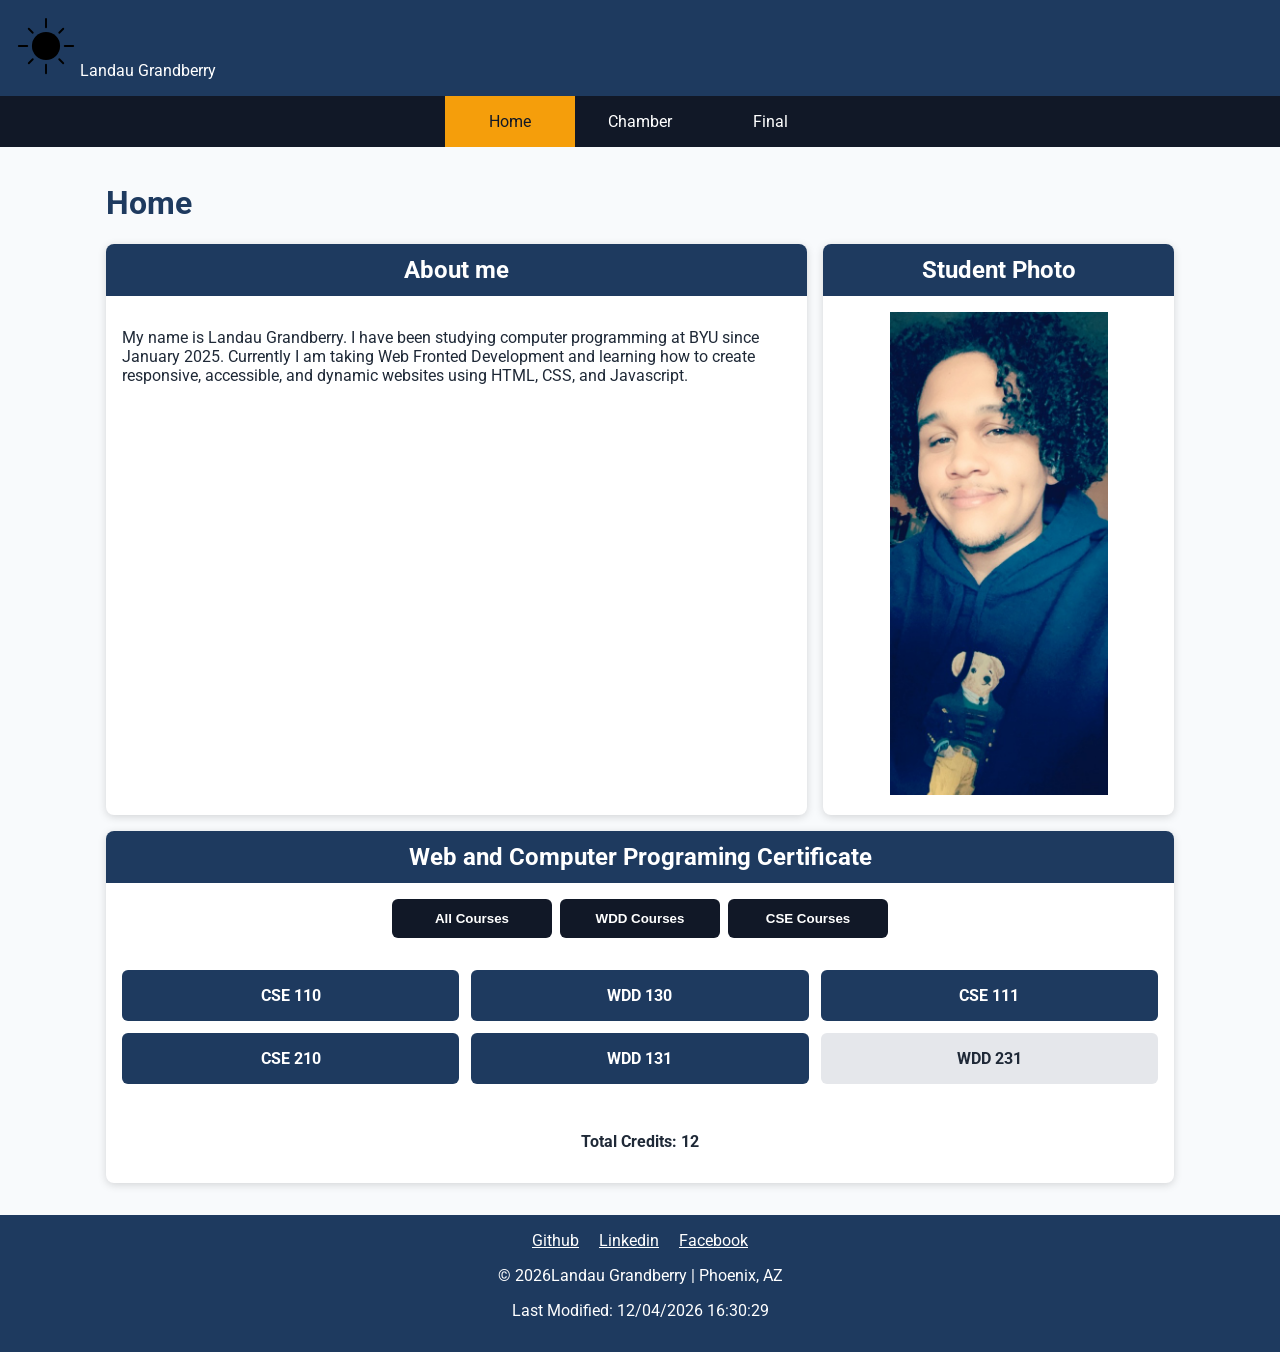
<file: index.html>
<!DOCTYPE html>
<html lang="en">
<head>
    <meta charset="UTF-8">
    <meta name="viewport" content="width=device-width, initial-scale=1.0">
    <title>WDD 231 | Home</title>

    <link rel="preconnect" href="https://fonts.googleapis.com">
    <link rel="preconnect" href="https://fonts.gstatic.com" crossorigin>
    <link href="https://fonts.googleapis.com/css2?family=Montserrat:ital,wght@0,100..900;1,100..900&family=Roboto:ital,wght@0,100..900;1,100..900&display=swap" rel="stylesheet">

    <link rel="stylesheet" href="styles/small.css">
    <link rel="stylesheet" href="styles/large.css">

    <script src="scripts/navigation.js" defer></script>
    <script src="scripts/dates.js" defer></script>
    <script src="scripts/courses.js" defer></script>
</head>

<body>
    <header>
        <div class="profile">
            <img src="images/logo.svg" alt="site logo" width="60" height="60">
            <span>Landau Grandberry</span>
        </div>
        <button id="menu" aria-label="Toggle navigation"></button>
    </header>

    <nav id="navigation">
        <a href="index.html" class="active">Home</a>
        <a href="chamber/index.html">Chamber</a>
        <a href="#">Final</a>
    </nav>

    <main>
        <h1>Home</h1>

        <div class="main-grid">
            <section class="card">
                <h2>About me</h2>
                <p>
                    My name is Landau Grandberry. I have been studying computer programming at BYU since January 2025.
                    Currently I am taking Web Fronted Development and learning how to create responsive, accessible, and dynamic websites
                    using HTML, CSS, and Javascript.
                </p>
            </section>

            <section class="card photo-card">
                <h2>Student Photo</h2>
                <img src="images/Student Photo.jpg" alt="Student placeholder image" width="250" height="250">
            </section>
        </div>

        <section class="card certificate">
            <h2>Web and Computer Programing Certificate</h2>

            <div class="filters">
                <button id="all">All Courses</button>
                <button id="wdd">WDD Courses</button>
                <button id="cse">CSE Courses</button>
            </div>

            <div id="course-list"></div>

            <p class="credits">
                Total Credits: <span id="total-credits">0</span>
            </p>
        </section>
    </main>
    
    <footer>
        <div class="social">
            <a href="https://github.com/" target="_blank">Github</a>
            <a href="https://www.linkedin.com/" target="_blank">Linkedin</a>
            <a href="https://www.facebook.com/" target="_blank">Facebook</a>
        </div>

        <p>&copy; <span id="currentyear"></span>Landau Grandberry | Phoenix, AZ</p>
        <p id="lastModified"></p>
    </footer>
</body>
</html>
</file>
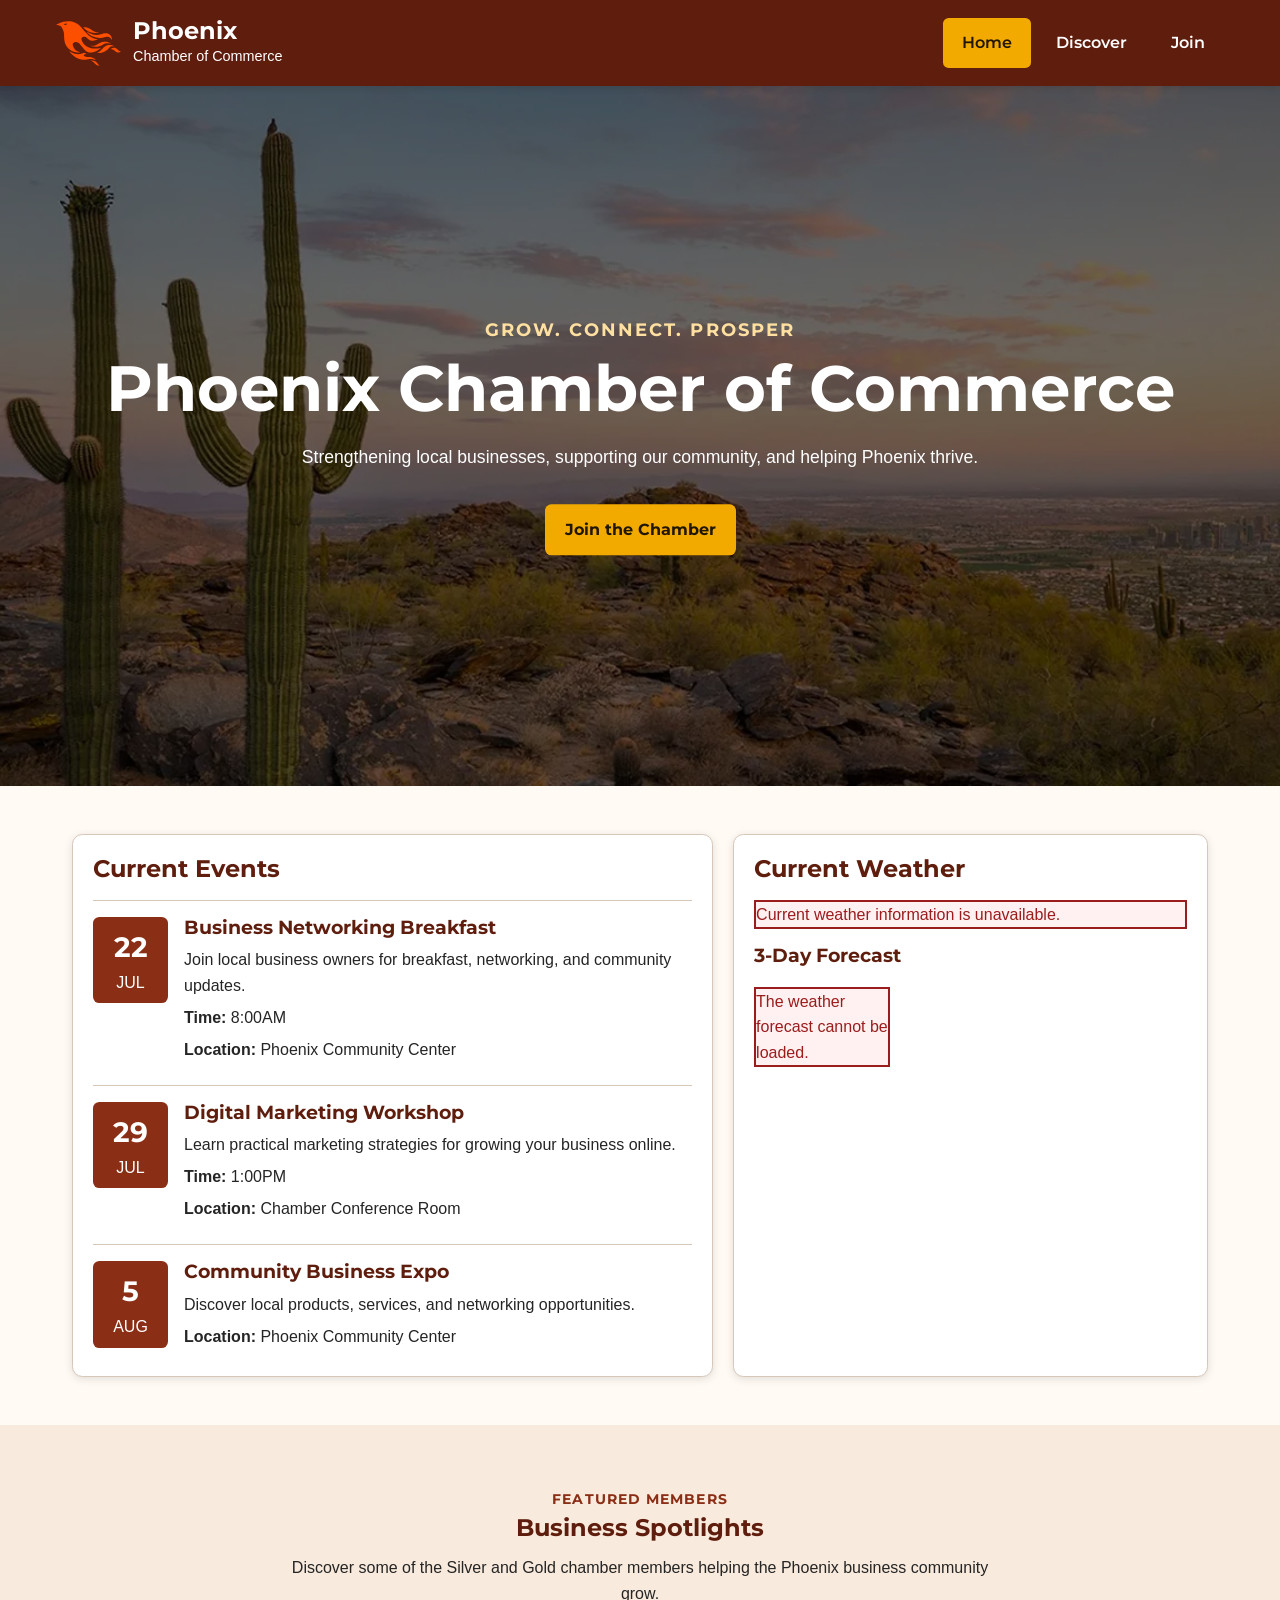
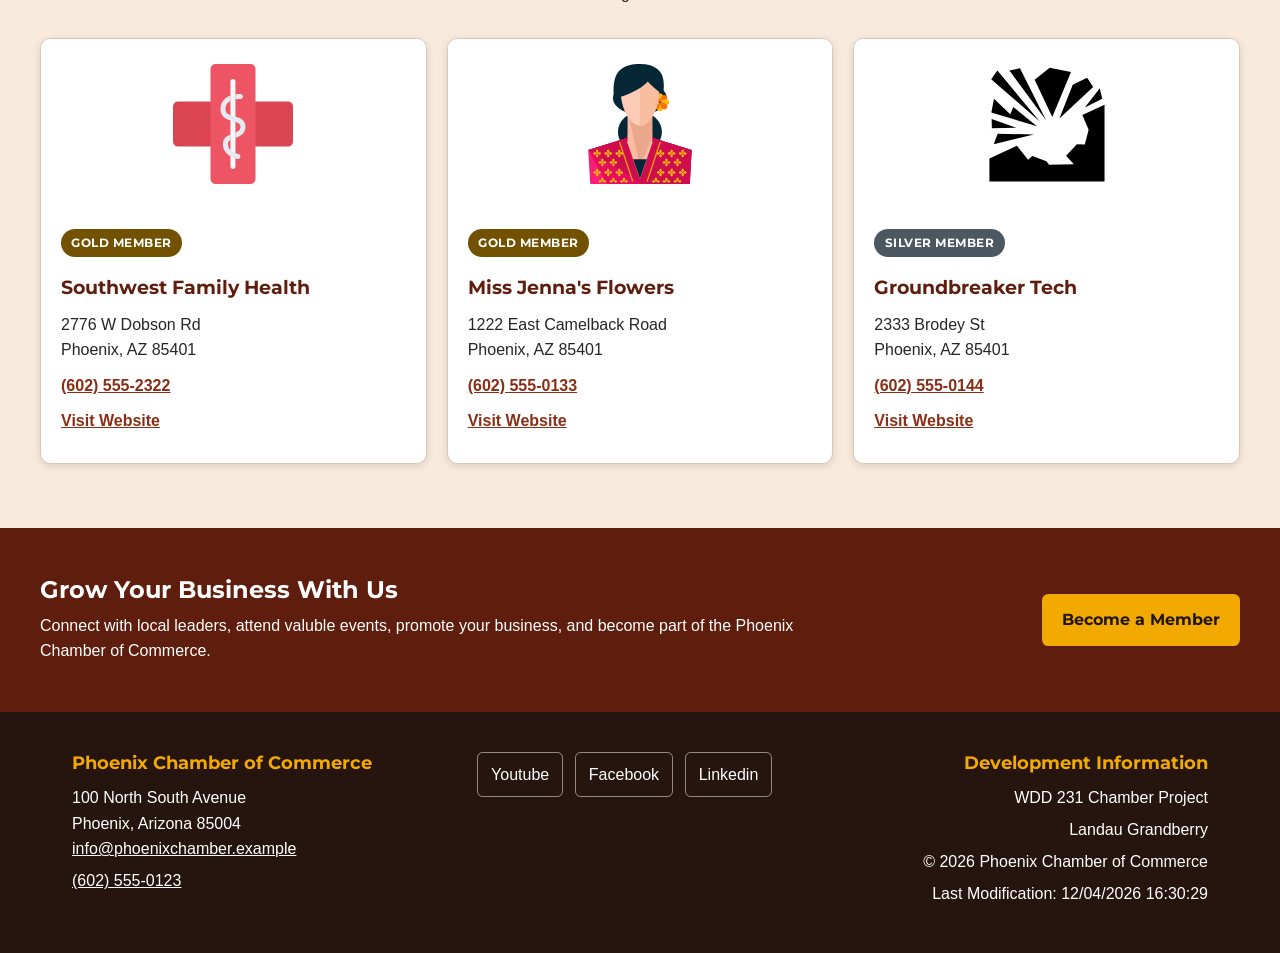
<file: chamber/index.html>
<!DOCTYPE html>
<html lang="en">
<head>
    <meta charset="UTF-8">

    <meta
        name="viewport"
        content="width=device-width, initial-scale=1.0"
    >

    <meta
        name="description"
        content="Explore businesses and organizations that belong to Phoenix Chamber of Commerce."
    >

    <meta name="author" content="Landau Grandberry">

    <title>Business Directory | Phoenix Chamber of Commerce</title>
    
    <link
        rel="icon"
        href="images/favicon-az.ico"
    >

    <meta
        property="og:title"
        content="Phoenix Chamber of Commerce Business Directory"
    >

    <meta
        property="og:description"
        content="Discover local Phoenix businesses, services, and community organizations."
    >

    <meta
        property="og:image"
        content="https://Landau2560.github.io/wdd231/chamber/images/social.preview.webp"
    >

    <meta
        property="og:url"
        content="https://Landau2560.github.io/wdd231/chamber/directory.html"
    >
    <meta property="og:type" content="website">

    <link rel="preconnect" href="https://fonts.googleapis.com">
    <link rel="preconnect" href="https://fonts.gstatic.com" crossorigin>
    <link href="https://fonts.googleapis.com/css2?family=Montserrat:ital,wght@0,100..900;1,100..900&family=Roboto:ital,wght@0,100..900;1,100..900&display=swap" rel="stylesheet">


    <link rel="stylesheet" href="styles/normalize.css">
    <link rel="stylesheet" href="styles/small.css">
    <link rel="stylesheet" href="styles/larger.css">

    <script src="scripts/navigation.js" defer></script>
    <script src="scripts/home.js" defer></script>
    <script src="scripts/dates.js" defer></script>
</head>

<body>
    <header>
        <div class="header-content">
            <a class="brand" href="index.html">
                <img
                src="images/phoenix-logo.svg"
                alt="Phoenix Chamber of Commerce Logo"
                width="70"
                height="70"
                >

                <div class="brand-text">
                    <span class="brand-name">Phoenix</span>
                    <span class="brand-subtitle">
                        Chamber of Commerce
                    </span>
                </div>
            </a>

            <button
                id="menu-button"
                class="menu-button"
                type="button"
                aria-label="Open navigation menu"
                aria-expanded="false"
                aria-controls="primary-navigation"
                >
                =
            </button>

            <nav
                id="primary-navigation"
                aria-label="Main-navigation"
            >
                <ul class="navigation">
                    <li>
                        <a 
                            class="active"
                            href="index.html"
                            aria-current="page"
                        >
                            Home
                        </a>
                    </li>

                    <li>
                        <a href="discover.html">
                            Discover
                        </a>
                    </li>

                    <li>
                        <a href="join.html">
                            Join
                        </a>
                    </li>
                </ul>
            </nav>
        </div>
    </header>

    <main>
        <section class="home-hero">
            <img
                src="images/hero-phoenix.webp"
                alt="Phoenix Mountains"
                width="1600"
                height="700"
            >

            <div class="hero-overlay">
                <p class="hero-eyebrow">
                    Grow. Connect. Prosper
                </p>

                <h1>Phoenix Chamber of Commerce</h1>

                <p>
                    Strengthening local businesses, supporting our community, and helping Phoenix thrive.
                </p>

                <a class="cta-button" href="join.html">
                    Join the Chamber
                </a>
            </div>
        </section>

        <section
            class="home-information"
            aria-label="Community events and weather"
        >
            <article class="home-card events-card">
                <h2>Current Events</h2>

                    <div class="event">
                        <div class="event-date">
                        <span>22</span>
                        JUL
                    </div>

                    <div class="event-details">
                        <h3>Business Networking Breakfast</h3>

                        <p>
                            Join local business owners for breakfast, networking, and community updates.
                        </p>

                        <p>
                            <strong>Time:</strong>
                            8:00AM
                        </p>

                        <p>
                            <strong>Location:</strong>
                            Phoenix Community Center
                        </p>
                    </div>
                </div>

                <div class="event">
                    <div class="event-date">
                        <span>29</span>
                        JUL
                    </div>

                    <div class="event-details">
                        <h3>Digital Marketing Workshop</h3>

                        <p>
                            Learn practical marketing strategies for growing your business online.
                        </p>

                        <p>
                            <strong>Time:</strong>
                            1:00PM
                        </p>

                        <p>
                            <strong>Location:</strong>
                            Chamber Conference Room
                        </p>
                    </div>
                </div>

                <div class="event">
                    <div class="event-date">
                        <span>5</span>
                        AUG
                    </div>

                    <div class="event-details">
                        <h3>Community Business Expo</h3>

                        <p>
                            Discover local products, services, and networking opportunities.
                        </p>

                        <p>
                            <strong>Location:</strong>
                            Phoenix Community Center
                        </p>
                    </div>
                </div>
            </article>

            <article class="home-card weather-card">
                <h2>Current Weather</h2>

                <div
                    id="current-weather"
                    aria-live="polite"
                >
                    <p>Loading weather...</p>
                </div>

                <h3>3-Day Forecast</h3>

                <div
                id="weather-forecast"
                class="forecast-container"
                aria-live="polite"
                >
                    <p>Loading Forecast...</p>
                </div>
            </article>
        </section>

        <section
            class="spotlight-section"
            aria-labelledby="spotlight-heading"
        >
            <div class="section-heading">
                <p class="section-eyebrow">
                    Featured Members
                </p>

                <h2 id="spotlight-heading">
                    Business Spotlights
                </h2>

                <p>
                    Discover some of the Silver and Gold chamber members helping the Phoenix business community grow.
                </p>
            </div>

            <div
                id="spotlight-container"
                class="spotlight-container"
                aria-live="polite"
            >
                <p>Loading member spotlights...</p>
            </div>
        </section>

        <section class="join-banner">
            <div>
                <h2>Grow Your Business With Us</h2>

                <p>
                    Connect with local leaders, attend valuble events, promote your business, and become part of the Phoenix Chamber of Commerce.
                </p>
            </div>

            <a class="cta-button" href="join.html">
                Become a Member
            </a>
        </section>
    </main>

    <footer>
        <div class="footer-content">
            <section class="footer-contact">
                <h2>Phoenix Chamber of Commerce</h2>

                <address>
                    100 North South Avenue<br>
                    Phoenix, Arizona 85004
                </address>

                <p>
                    <a href="mailto:info@phoenixchamber.example">
                        info@phoenixchamber.example
                    </a>
                </p>
                <p>
                    <a href="tel:+16025551230">
                        (602) 555-0123
                    </a>
                </p>
            </section>

            <nav
                class="social-links"
                aria-label="Social media links"
            >
                <a 
                    href="https://www.youtube.com/"
                    target="_blank"
                    rel="noopener noreferrer"
                    aria-label="Visit our Youtube page"
                > 
                    Youtube
                </a>

                <a
                    href="https://www.Facebook.com/"
                    target="_blank"
                    rel="noopener noreferrer"
                    aria-label="Visit our Facebook page"
                >
                    Facebook
                </a>

                <a
                    href="https://www.linkedin.com/"
                    target="_blank"
                    rel="noopener noreferrer"
                    aria-label="Visit our linkedin page"
                >
                    Linkedin
                </a>
            </nav>

            <section class="footer-development">
                <h2>Development Information</h2>

                <p> WDD 231 Chamber Project</p>
                <p>Landau Grandberry</p>

                <p>
                    &copy; <span id="current-year"></span>
                    Phoenix Chamber of Commerce
                </p>

                <p id="last-modified"></p>
            </section>
        </div>
    </footer>
</body>
</html>
</file>
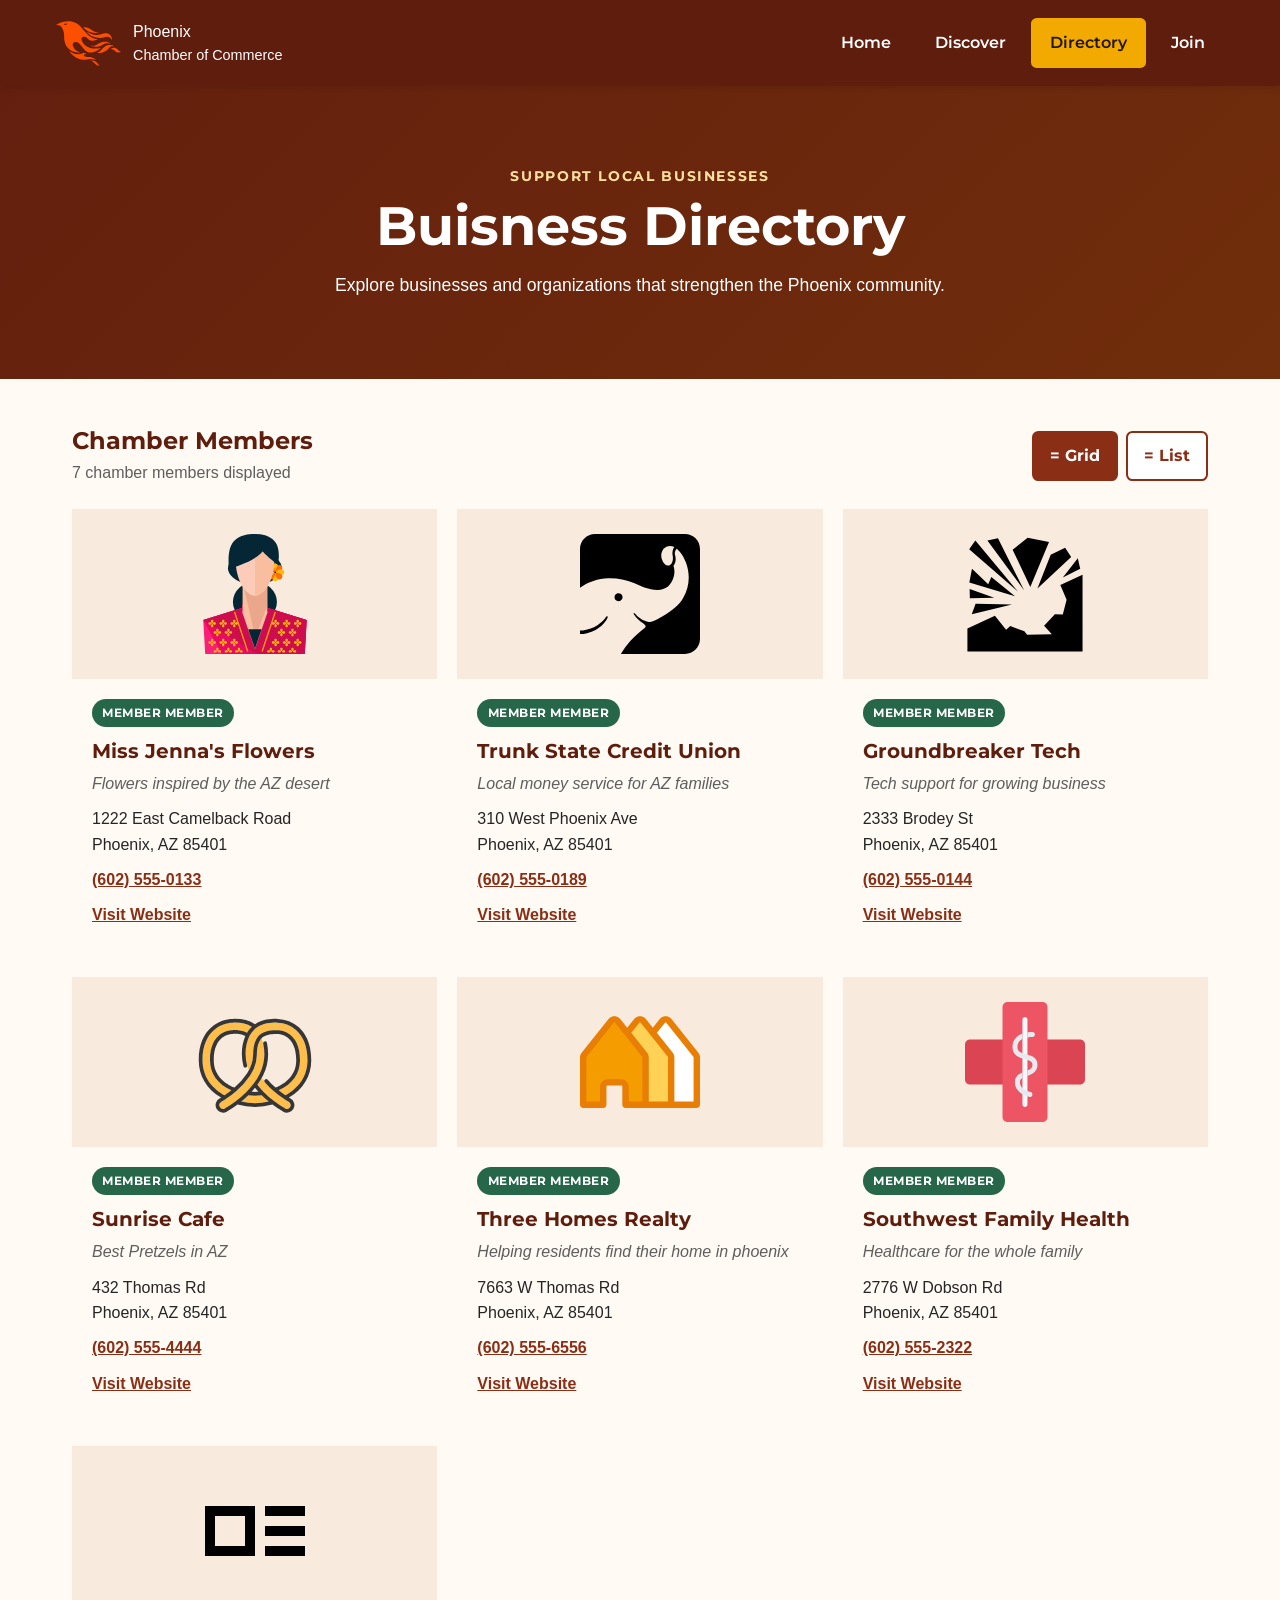
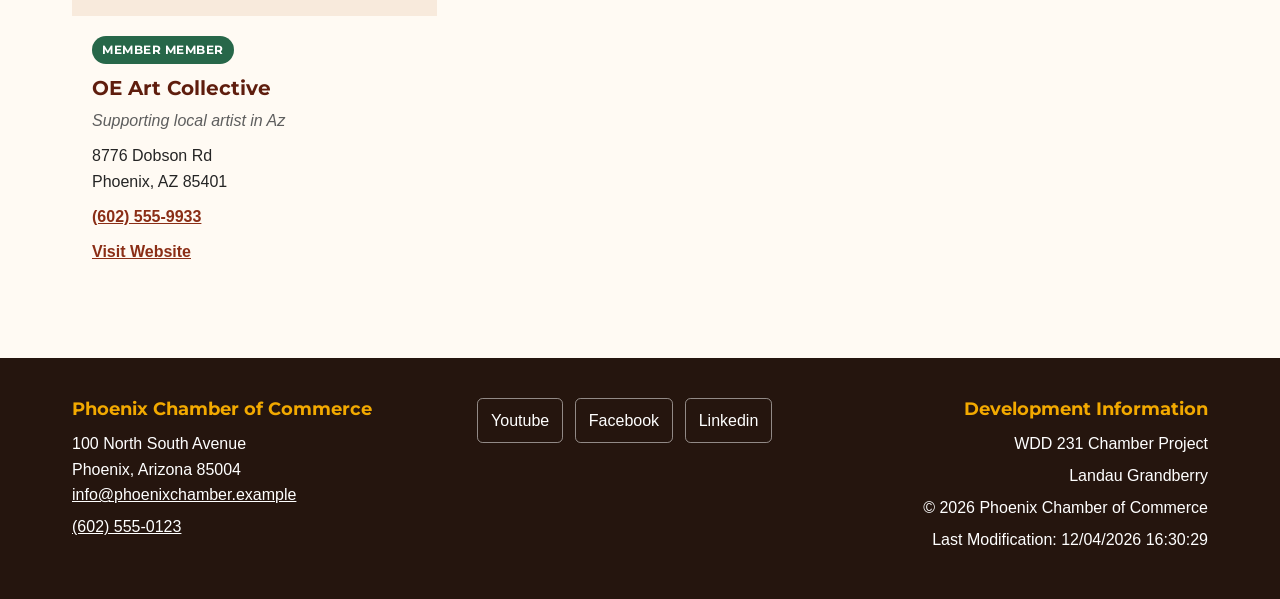
<file: chamber/directory.html>
<!DOCTYPE html>
<html lang="en">
<head>
    <meta charset="UTF-8">

    <meta
        name="viewport"
        content="width=device-width, initial-scale=1.0"
    >

    <meta
        name="description"
        content="Explore businesses and organizations that belong to Phoenix Chamber of Commerce."
    >

    <meta name="author" content="Landau Grandberry">

    <title>Business Directory | Phoenix Chamber of Commerce</title>
    
    <link
        rel="icon"
        href="images/favicon-az.ico"
    >

    <meta
        property="og:title"
        content="Phoenix Chamber of Commerce Business Directory"
    >

    <meta
        property="og:description"
        content="Discover local Phoenix businesses, services, and community organizations."
    >

    <meta
        property="og:image"
        content="https://Landau2560.github.io/wdd231/chamber/images/social.preview.webp"
    >

    <meta
        property="og:url"
        content="https://Landau2560.github.io/wdd231/chamber/directory.html"
    >
    <meta property="og:type" content="website">

    <link rel="preconnect" href="https://fonts.googleapis.com">
    <link rel="preconnect" href="https://fonts.gstatic.com" crossorigin>
    <link href="https://fonts.googleapis.com/css2?family=Montserrat:ital,wght@0,100..900;1,100..900&family=Roboto:ital,wght@0,100..900;1,100..900&display=swap" rel="stylesheet">


    <link rel="stylesheet" href="styles/normalize.css">
    <link rel="stylesheet" href="styles/small.css">
    <link rel="stylesheet" href="styles/larger.css">

    <script src="scripts/navigation.js" defer></script>
    <script src="scripts/directory.js" defer></script>
    <script src="scripts/dates.js" defer></script>
</head>

<body>
    <header>
        <div class="header-content">
            <a class="brand" href="index.html">
                <img
                    src="images/phoenix-logo.svg"
                    alt="Phoenix Chamber of Commerce Logo"
                    width="70"
                    height="70"
                >

                <div class="brand-text">
                    <span class="brand-text">Phoenix</span>
                    <span class="brand-subtitle">Chamber of Commerce</span>
                </div>
            </a>

            <button
            id="menu-button"
            class="menu-button"
            type="button"
            aria-label="Open navigation menu"
            aria-expanded="false"
            aria-controls="primary-navigation"
            >
                <span aria-hidden="true">=</span>
            </button>
            
            <nav id="primary-navigation" aria-label="Main-navigation">
                <ul class="navigation">
                    <li>
                        <a href="index.html">Home</a>
                    </li>

                    <li>
                        <a href="discover.html">Discover</a>
                    </li>

                    <li>
                        <a
                            href="directory.html"
                            class="active"
                            aria-current="page"
                        >
                            Directory
                        </a>
                    </li>

                    <li>
                        <a href="join.html">Join</a>
                    </li>
                </ul>
                    
            </nav>

        </div>
    </header>

    <main>
        <section class="page-heading">
            <p class="eyebrow">Support Local Businesses</p>
            <h1>Buisness Directory</h1>

            <p>
                Explore businesses and organizations that strengthen the Phoenix community.
            </p>
        </section>

        <section
            class="directory-section"
            aria-labelledby="directory-heading"
        >
            <div class="directory-toolbar">
                <div>
                    <h2 id="directory-heading">Chamber Members</h2>

                    <p id="member-count" aria-live="polite">
                        Loading chamber members...
                    </p>
                </div>

                <div 
                class="view-buttons"
                role="group"
                aria-label="Choose directory layout"
            >
            <button
                id="grid-button"
                class="view-button active-view"
                type="button"
                aria-label="Display members in a grid"
                aria-pressed="true"
            >
                <span aria-hidden="true">=</span>
                Grid
            </button>

                <button
                    id="list-button"
                    class="view-button"
                    type="button"
                    aria-label="Display members in a list"
                    aria-pressed="false"
                >
                    <span aria-hidden="true">=</span>
                    List
                    </button>
                </div>
            </div>

            <div
                id="member-directory"
                class="member-directory grid-view"
                aria-live="polite"
            ></div>
        </section>
    </main>

    <footer>
        <div class="footer-content">
            <section class="footer-contact">
                <h2>Phoenix Chamber of Commerce</h2>

                <address>
                    100 North South Avenue<br>
                    Phoenix, Arizona 85004
                </address>

                <p>
                    <a href="mailto:info@phoenixchamber.example">
                        info@phoenixchamber.example
                    </a>
                </p>
                <p>
                    <a href="tel:+16025551230">
                        (602) 555-0123
                    </a>
                </p>
            </section>

            <nav
                class="social-links"
                aria-label="Social media links"
            >
                <a 
                    href="https://www.youtube.com/"
                    target="_blank"
                    rel="noopener noreferrer"
                    aria-label="Visit our Youtube page"
                > 
                    Youtube
                </a>

                <a
                    href="https://www.Facebook.com/"
                    target="_blank"
                    rel="noopener noreferrer"
                    aria-label="Visit our Facebook page"
                >
                    Facebook
                </a>

                <a
                    href="https://www.linkedin.com/"
                    target="_blank"
                    rel="noopener noreferrer"
                    aria-label="Visit our linkedin page"
                >
                    Linkedin
                </a>
            </nav>

            <section class="footer-development">
                <h2>Development Information</h2>

                <p> WDD 231 Chamber Project</p>
                <p>Landau Grandberry</p>

                <p>
                    &copy; <span id="current-year"></span>
                    Phoenix Chamber of Commerce
                </p>

                <p id="last-modified"></p>
            </section>
        </div>
    </footer>
</body>
</html>
</file>
<file: styles/small.css>
* {
    box-sizing: border-box;
}

body {
    margin: 0;
    font-family: "Roboto", Arial, sans-serif;
    color: #1f2937;
    background-color: #f8fafc;
}

header {
    background-color: #1e3a5f;
    color: white;
    padding: 1rem;
    display: grid;
    grid-template-columns: 1fr auto;
    align-items: center;
}

.profile img {
    width: 60px;
    height: 60px;
}

#menu {
    background: none;
    border: none;
    color: white;
    font-size: 2rem;
    cursor: pointer;
}

nav {
    display: none;
    background-color: #111827;
}

nav.open {
    display: block;
}

nav a {
    display: block;
    padding: 1rem;
    color: white;
    text-align: center;
    text-decoration: none;
}

nav a:hover,
nav a.active {
    background-color: #f59e0b;
    color: #111827;
}

main {
    max-width: 1100px;
    margin: 0 auto;
    padding: 1rem;
}

h1 {
    color: #1e3a5f;
}

.card {
    background-color: white;
    border-radius: 8px;
    margin-bottom: 1rem;
    box-shadow: 0 2px 8px rgb(0 0 0 / 15%);
    overflow: hidden;
}

.card h2 {
    margin: 0;
    padding: .75rem;
    background-color: #1e3a5f;
    color: white;
    text-align: center;
}

.card p {
    padding: 1rem;
}

.photo-card {
    text-align: center;
}

.photo-card img {
    max-width: 250px;
    width: 80%;
    height: auto;
    padding: 1rem;
}

.filters {
    display: flex;
    flex-direction: column;
    gap: .5rem;
    padding: 1rem;
}

.filters button {
    padding: .75rem;
    border: none;
    background-color: #111827;
    color: white;
    border-radius: 6px;
    cursor: pointer;
    font-weight: 700;
}

.filters button:hover {
    background-color: #f59e0b;
    color: #111827;
}

#course-list {
    display: grid;
    gap: .75rem;
    padding: 1rem;
}

.course-card {
    padding: 1rem;
    background-color: #e5e7eb;
    border-radius: 6px;
    text-align: center;
    font-weight: 700;
}

.course-card.completed {
    background-color: #1e3a5f;
    color: white;
}

.credits {
    text-align: center;
    font-weight: 700;
}

footer {
    background-color: #1e3a5f;
    color: white;
    text-align: center;
    padding: 1rem;
}

footer a {
    color: white;
    margin: 0 .5rem;
}
</file>
<file: styles/large.css>
@media screen and (min-width: 700px) {
    #menu {
        display: none;
    }

    nav {
        display: flex;
        justify-content: center;
    }

    nav a {
        min-width: 130px;
    }

    .main-grid {
        display: grid;
        grid-template-columns: 2fr 1fr;
        gap: 1rem;
    }

    .filters {
        flex-direction: row;
        justify-content: center;
    }

    .filters button {
        width: 160px;
    }

    #course-list {
        grid-template-columns: repeat(3, 1fr);
    }
}
</file>
<file: chamber/styles/small.css>
:root {
    --primary-color: #8b2e16;
    --primary-dark: #5f1d0d;
    --secondary-color: #f2a900;
    --background-color: #fffaf3;
    --surface-color: #ffffff;
    --light-accent:#f8eadc;
    --text-color: #252525;
    --muted-text: #5e5e5e;
    --border-color: #d7c7b9;
    --success-color: #276749;
    --error-color: #9b1c1c;

    --heading-font: "Montserrat", Arial, sans-serif;
    --body-font: "Source Sans 3", Arial, sans-serif;

    --shadow-small: 0 2px 8px rgb(0 0 0 /12%);
    --shadow-medium: 0 8px 24px rgb(0 0 0 /14%);
    --border-radius: 0.65rem;

}

html {
    scroll-behavior: smooth;
}

body {
    min-width: 320px;
    background-color: var(--background-color);
    color: var(--text-color);
    font-family: var(--body-font);
    line-height: 1.6;
}

h1,
h2,
h3 {
    color: var(--primary-dark);
    font-family: var(--heading-font);
    line-height: 1.2;
}

a:focus-visible,
button:focus-visible {
    outline: 3px solid var(--secondary-color);
    outline-offset: 3px;
}

header {
    position: relative;
    z-index: 10;
    background-color: var(--primary-dark);
    color: white;
    box-shadow: var(--shadow-small);
}

.header-content {
    position: relative;
    max-width: 1200px;
    margin: 0 auto;
    padding: 0.65rem 1rem;
}

.brand {
    display: inline-flex;
    align-items: center;
    gap: 0.75rem;
    color: white;
    text-decoration: none;
}

.brand img {
    width: 58px;
    height: 58px;
}

.brand-text {
    display: flex;
    flex-direction: column;
}

.brand-name {
    font-family: var(--heading-font);
    font-size: 1.35rem;
    font-weight: 700;
    line-height: 1.1;
}

.brand-subtitle {
    font-size: 0.9rem;
}

.menu-button {
    position: absolute;
    top: 1rem;
    right: 1rem;
    min-width: 48px;
    min-height: 48px;
    padding: 0.4rem;
    border: 1px solid rgb(255, 255, 255, 0.55);
    border-radius: 0.4rem;
    background-color: transparent;
    color: white;
    font-size: 1.75rem;
    cursor: pointer;
}

.menu-button:hover {
    background-color: rgb(255, 255, 255, 0.14);
}

#primary-navigation {
    display: none;
    margin-top: 0.75rem;
}

#primary-navigation.open {
    display: block;
}

.navigation {
    display: flex;
    flex-direction: column;
    gap: 0.25rem;
    margin: 0;
    padding: 0;
    list-style: none;
}

.navigation a {
    display: block;
    padding: 0.85rem 1rem;
    border-radius: 0.35rem;
    color: white;
    font-family: var(--heading-font);
    font-weight: 600;
    text-decoration: none;
}

.navigation a:hover {
    background-color: rgb(255, 255, 255, 0.14);
}

.navigation a.active {
    background-color: var(--secondary-color);
    color: #211700;
}

main {
    width: 100%;
}

.page-heading {
    padding: 3.5rem 1rem;
    background: linear-gradient(rgb(95 29 13 / 88%), rgb(95 29 13 / 88%)), linear-gradient(135deg, #8b2e16, #f2a900);
    color: white;
    text-align: center;
}

.page-heading h1 {
    margin-bottom: 0.75rem;
    color: white;
    font-size: clamp(2rem, 8vw, 3.4rem);
}

.page-heading p {
    max-width: 700px;
    margin-right: auto;
    margin-bottom: 0;
    margin-left: auto;
    font-size: 1.1rem;
}

.page-heading .eyebrow {
    margin-bottom: 0.35rem;
    color: #ffe0a1;
    font-family: var(--heading-font);
    font-size: 0.85rem;
    font-weight: 700;
    letter-spacing: 0.12em;
    text-transform: uppercase;
}

.directory-section {
    max-width: 1200px;
    margin: 0 auto;
    padding: 2rem 1rem 3rem;
}

.directory-toolbar {
    display: flex;
    flex-direction: column;
    gap: 1rem;
    margin-bottom: 1.5rem;
}

.directory-toolbar h2 {
    margin-bottom: 0.25rem;
    font-size: 1.5rem;
}

.directory-toolbar p {
    margin-bottom: 0;
    color: var(--muted-text);
}

.view-buttons {
    display: grid;
    grid-template-columns: 1fr 1fr;
    gap: 0.5rem;
    width: 100%;
}

.view-button {
    min-height: 48px;
    padding: 0.65rem 1rem;
    border: 2px solid var(--primary-color);
    border-radius: 0.4rem;
    background-color: var(--surface-color);
    color: var(--primary-color);
    font-family: var(--heading-font);
    font-weight: 700;
    cursor: pointer;
}

.view-button:hover {
    background-color: var(--light-accent);
}

.view-button.active-view {
    background-color: var(--primary-color);
    color: white;
}

.member-directory {
    width: 100%;
}

.member-directory.grid-view {
    display: grid;
    grid-template-columns: 1fr;
    gap: 1.25rem;
}

.member-card:hover {
    box-shadow: var(--shadow-medium);
    transform: translate(-2px);
    transition: transform 0.3s ease, box-shadow 0.2s ease;
}

.member-logo-container {
    display: grid;
    min-height: 170px;
    place-items: center;
    padding: 1rem;
    background-color: var(--light-accent);
}

.member-logo {
    width: 150px;
    height: 120px;
    object-fit: contain;
}

.member-information {
    padding: 1.25rem;
}

.member-information h3 {
    margin-bottom: 0.5rem;
    font-size: 1.25rem;
}

.member-tagline {
    margin-bottom: 1rem;
    color: var(--muted-text);
    font-style: italic;
}

.member-information address,
.member-information p {
    margin-bottom: 0.6rem;
}

.member-information a {
    color: var(--primary-color);
    font-weight: 600;
    overflow-wrap: anywhere;
}

.member-information a:hover {
    color: var(--primary-dark);
}

.membership-badge {
    display: inline-block;
    margin-bottom: 0.75rem;
    padding: 0.25rem 0.65rem;
    border-radius: 999px;
    background-color: var(--primary-dark);
    color: white;
    font-family: var(--heading-font);
    font-size: 0.78rem;
    font-weight: 700;
    letter-spacing: 0.04em;
    text-transform: uppercase;
}

.membership-badge.gold {
    background-color: #725100;
    color: white;
}

.membership-badge.silver {
    background-color: #4c5861;
}

.membership-badge.member {
    background-color: var(--success-color);
    color: white;
}

.member-directory.list-view {
    display: block;
}

.list-view .member-card {
    display: grid;
    grid-template-columns: 1fr;
    margin-bottom: 0.75rem;
    border-radius: 0;
    box-shadow: none;
}

.list-view .member-card:nth-child(even) {
    background-color: var(--light-accent);
}

.list-view .member-logo-container {
    display: none;
}

.list-view .member-information {
    display: grid;
    grid-template-columns: 1fr;
    gap: 0.25rem;
    padding: 1rem;
}

.list-view .member-information h3,
.list-view .member-information p,
.list-view .member-information address,
.list-view .membership-badge {
    margin-bottom: 0.3rem;
}

.list-view .member-tagline {
    display: none;
}

.status-message {
    padding: 1rem;
    border-radius: var(--border-radius);
    background-color: var(--light-accent);
    text-align: center;
}

.error-message {
    border: 2px solid var(--error-color);
    background-color: #fff1f1;
    color: var(--error-color);
}

footer {
    background-color: #25150e;
    color: white;
}

.footer-content {
    display: grid;
    grid-template-columns: 1fr;
    gap: 2rem;
    max-width: 1200px;
    margin: 0 auto;
    padding: 2.5rem 1rem;
}

footer h2 {
    margin-bottom: 0.75rem;
    color: var(--secondary-color);
    font-size: 1.1rem;
}

footer p {
    margin-bottom: 0.4rem;
}

footer a {
    color: white;
}

footer a:hover {
    color: var(--secondary-color);
}

.social-links {
    display: flex;
    flex-wrap: wrap;
    align-items: flex-start;
    gap: 0.75rem;
}

.social-links a {
    display: inline-flex;
    min-height: 44px;
    align-items: center;
    justify-content: center;
    padding: 0.55rem 0.8rem;
    border: 1px solid rgb(255, 255, 255, 0.5);
    border-radius: 0.35rem;
    text-decoration: none;
}

.social-links a:hover {
    border-color: var(--secondary-color);
    background-color: var(--secondary-color);
    color: #211700;
}

.home-hero {
    position: relative;
    min-height: 480px;
    overflow: hidden;
}

.home-hero > img {
    width: 100%;
    min-height: 480px;
    object-fit: cover;
}

.home-hero::after {
    position: absolute;
    inset: 0;
    background-color: rgba(0, 0, 0, 0.58);
    content: "";
}

.hero-overlay {
    position: absolute;
    z-index: 1;
    top: 50%;
    left: 50%;
    width: calc(100% - 2rem);
    max-width: 760%;
    padding: 1.5rem;
    color: white;
    text-align: center;
    transform: translate(-50%, -50%);
}

.hero-overlay h1 {
    margin-bottom: 1rem;
    color: white;
    font-size: clamp(2rem, 9vw, 4rem);
}

.hero-overlay p {
    font-size: 1.1rem;
}

.hero-eyebrow {
    margin-bottom: 0.35rem;
    color: #ffe0a1;
    font-family: var(--heading-font);
    font-size: 0.9rem;
    font-weight: 700;
    letter-spacing: 0.12em;
    text-transform: uppercase;
}

.cta-button {
    display: inline-block;
    min-height: 48px;
    margin-top: 1rem;
    padding: 0.8rem 1.25rem;
    border-radius: 0.4rem;
    background-color: var(--secondary-color);
    color: #211700;
    font-family: var(--heading-font);
    font-weight: 700;
    text-decoration: none;
}

.cta-button:hover {
    background-color: #ffd166;
}

.home-information {
    display: grid;
    grid-template-columns: 1fr;
    gap: 1.25rem;
    max-width: 1200px;
    margin: 0 auto;
    padding: 2rem 1rem;
}

.home-card {
    padding: 1.25rem;
    border: 1px solid var(--border-color);
    border-radius: var(--border-radius);
    background-color: var(--surface-color);
    box-shadow: var(--shadow-small);
}

.home-card h2 {
    margin-bottom: 1rem;
}

.event {
    display: grid;
    grid-template-columns: 75px 1fr;
    gap: 1rem;
    margin-top: 1rem;
    padding-top: 1rem;
    border-top: 1px solid var(--border-color);
}

.event:first-of-type {
    margin-top: 0;
}

.event-date {
    align-self: start;
    margin: 0;
    padding: 0.5rem;
    border-radius: 0.4rem;
    background-color: var(--primary-color);
    color: white;
    text-align: center;
}

.event-date span {
    display: block;
    font-family: var(--heading-font);
    font-size: 1.75rem;
    font-weight: 700;
}

.event-details h3 {
    margin-bottom: 0.5rem;
}

.event-details p {
    margin-bottom: 0.4rem;
}

.current-weather-display {
    display: flex;
    align-items: center;
    justify-content: center;
    gap: 1rem;
    margin-bottom: 1rem;
    padding: 1rem;
    border-radius: 0.5rem;
    background-color: var(--light-accent);
}

.current-temperature {
    margin-bottom: 0;
    color: var(--primary-dark);
    font-family: var(--heading-font);
    font-size: 2.5rem;
    font-weight: 700;
}

.weather-description {
    margin-bottom: 0;
}

.forecast-container {
    display: grid;
    grid-template-columns: 1fr;
    gap: 0.75rem;
}

.forecast-day h4 {
    margin: 0 0 0.4rem;
    color: var(--primary-dark);
    font-family: var(--heading-font);
}

.forecast-day p {
    margin-bottom: 0.25rem;
}

.forecast-temperature {
    color: var(--primary-dark);
    font-size: 1.5rem;
    font-weight: 700;
}

.spotlight-section {
    padding: 3rem 1rem;
    background-color: var(--light-accent);
}

.section-heading {
    max-width: 700px;
    margin: 0 auto 2rem;
    text-align: center;
}

.section-heading h2 {
    margin-bottom: 0.75rem;
}

.section-eyebrow {
    margin-bottom: 0.25rem;
    color: var(--primary-color);
    font-family: var(--heading-font);
    font-size: 0.85rem;
    font-weight: 700;
    letter-spacing: 0.08em;
    text-transform: uppercase;
}

.spotlight-container {
    display: grid;
    grid-template-columns: 1fr;
    gap: 1.25rem;
    max-width: 1200px;
    margin: 0 auto;
}

.spotlight-card {
    overflow: hidden;
    border: 1px solid var(--border-color);
    border-radius: var(--border-radius);
    background-color: var(--surface-color);
    box-shadow: var(--shadow-small);
}

.spotlight-card:hover {
    box-shadow: var(--shadow-medium);
    transform: translateY(-2px);
    transition: transform 0.2s ease, box-shadow 0.2s ease;
}

.spotlight-logo {
    display: grid;
    min-height: 170px;
    padding: 1rem;
    place-items: center;
    background-color: white;
}

.spotlight-logo img {
    width: 160px;
    height: 120px;
    object-fit: contain;
}

.spotlight-details {
    padding: 1.25rem;
}

.spotlight-details h3 {
    margin-top: 0.5rem;
    margin-bottom: 0.75rem;
}

.spotlight-details address,
.spotlight-details p {
    margin-bottom: 0.6rem;
}

.spotlight-details a {
    color: var(--primary-color);
    font-weight: 600;
    overflow-wrap: anywhere;
}

.join-banner {
    display: flex;
    flex-direction: column;
    gap: 1rem;
    padding: 2.5rem 1rem;
    background-color: var(--primary-dark);
    color: white;
    text-align: center;
}

.join-banner h2 {
    margin-bottom: 0.5rem;
    color: white;
}

.join-banner p {
    margin-bottom: 0;

}
</file>
<file: chamber/styles/larger.css>
@media screen and (min-width: 700px) {
    .header-content {
        display: flex;
        min-height: 86px;
        align-items: center;
        justify-content: space-between;
    }

    .brand img {
        width: 65px;
        height: 65px;
    }

    .brand-name {
        font-size: 1.5rem;
    }

    .menu-button {
        display: none;
    }

    #primary-navigation {
        display: block;
        margin-top: 0;
    }

    .navigation {
        flex-direction: row;
        align-items: center;
        gap: 0.35rem;
    }

    .navigation a {
        padding: 0.75rem 0.9rem;
    }

    .page-heading {
        padding: 5rem 2rem;
    }

    .directory-section {
        padding: 3rem 2rem 4rem;
    }

    .directory-toolbar {
        flex-direction: row;
        align-items: center;
        justify-content: space-between;
    }

    .view-buttons {
        display: flex;
        width: auto;
    }

    .member-directory.grid-view {
        grid-template-columns: repeat(2, minmax(0, 1fr));
    }

    .list-view .member-information {
        grid-template-columns: 
            minmax(160px, 1.4fr)
            minmax(160px, 1.5fr)
            minmax(120px, 1fr)
            minmax(150px, 1fr);
        align-items: center;
        gap: 1rem;
    }

    .list-view .membership-badge {
        justify-self: start;
    }

    .footer-content {
        grid-template-columns: 1.2fr 1fr 1.3fr;
        align-items: start;
        padding-right: 2rem;
        padding-left: 2rem;
    }

    .footer-development {
        text-align: right;
    }

    .social-links {
        justify-content: center;
    }

    .home-hero {
        min-height: 560px;
    }

    .home-hero > img {
        min-height: 560px;
    }

    .hero-overlay {
        padding: 2rem;
    }

    .home-information {
        grid-template-columns: 1.35fr 1fr;
        padding: 3rem 2rem;
    }

    .forecast-container {
        grid-template-columns: repeat(3, 1fr);
    }

    .spotlight-section {
        padding: 4rem 2rem;
    }

    .spotlight-container {
        grid-template-columns: repeat(2, minmax(0, 1fr));
    }

    .join-banner {
        flex-direction: row;
        align-items: center;
        justify-content: space-between;
        padding: 3rem 2rem;
        text-align: left;
    }

    .join-banner > div {
        max-width: 760px;
    }

    .join-banner .cta-button {
        flex-shrink: 0;
        margin-top: 0;
    }
    
}

@media screen and (min-width: 1000px) {
    .member-directory.grid-view {
        grid-template-columns: repeat(3, minmax(0, 1fr));
    }

    .navigation a {
        padding-right: 1.2rem;
        padding-left: 1.2rem;
    }

    .spotlight-container {
        grid-template-columns: repeat(3, minmax(0, 1fr));
    }

    .join-banner {
        padding-right: max(2rem, calc((100% - 1200px) / 2));
        padding-left: max(2rem, calc((100% - 1200px) / 2));
    }
}
</file>
